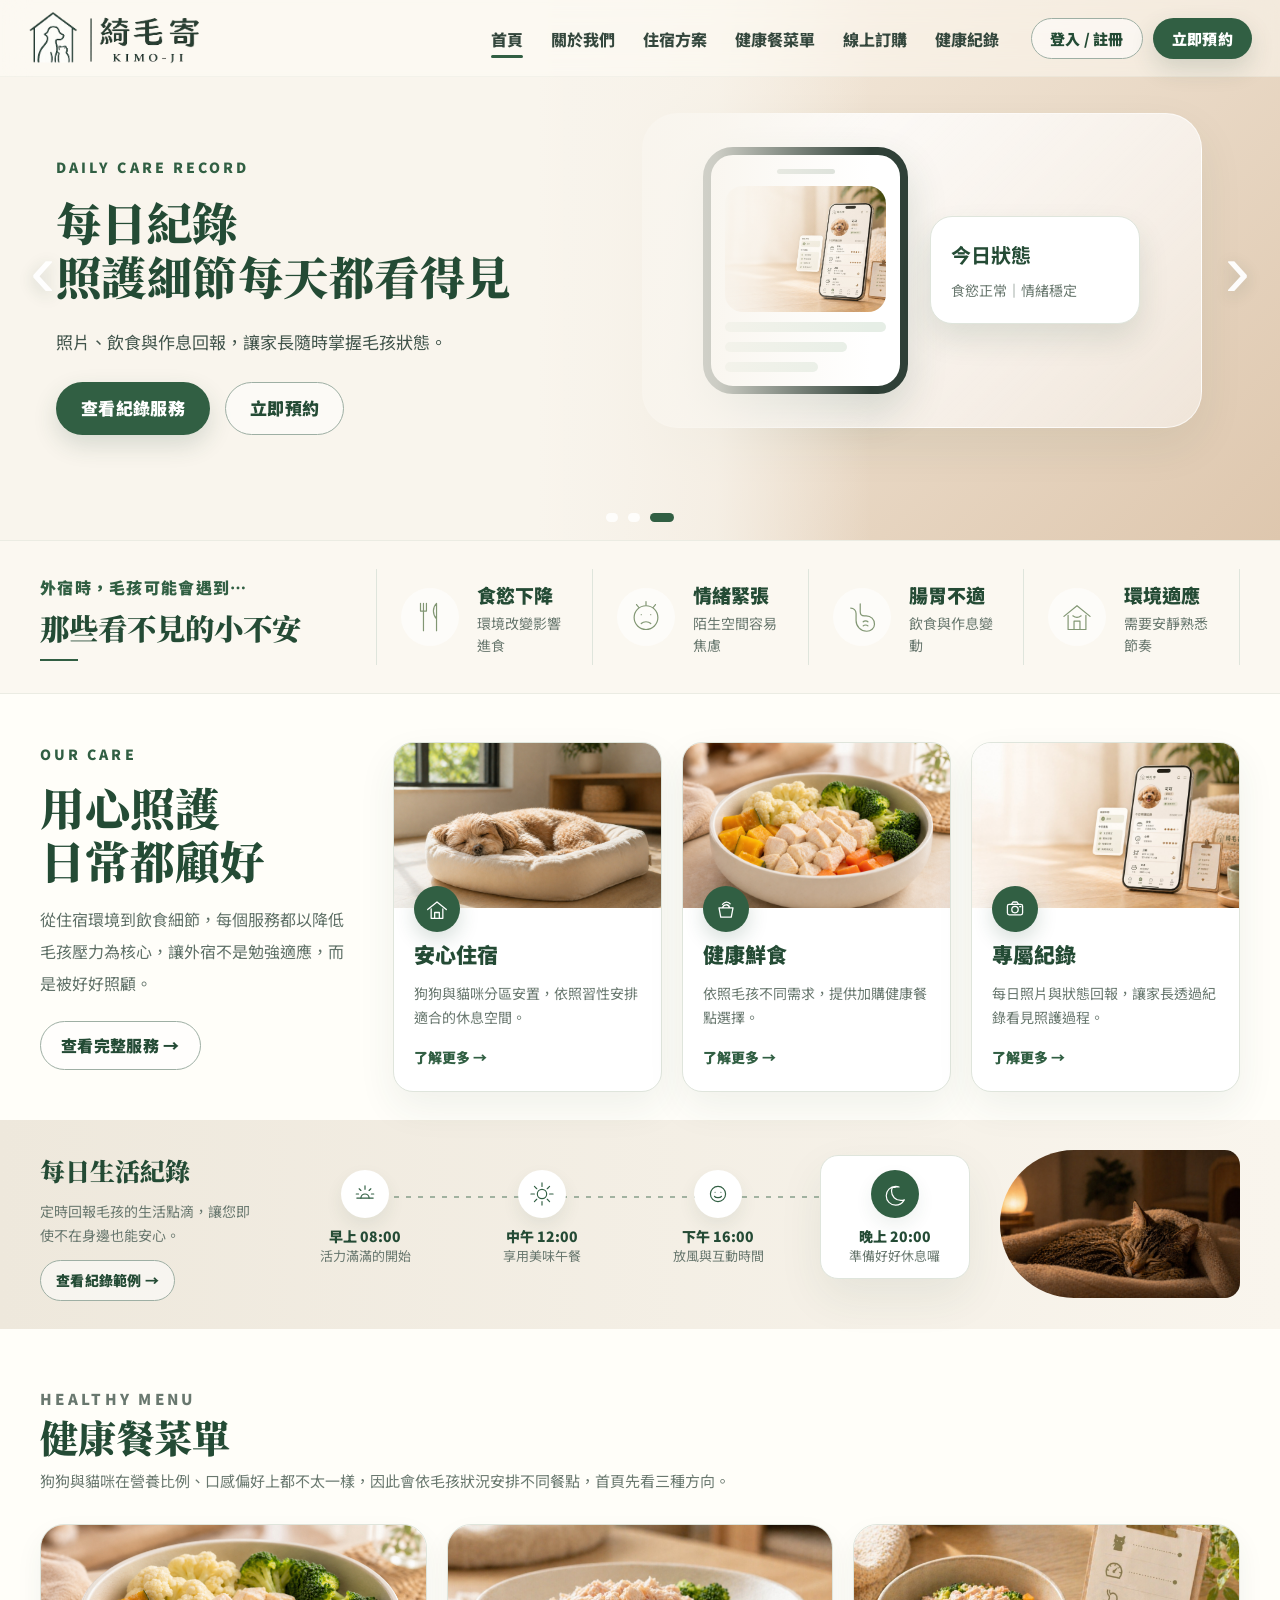
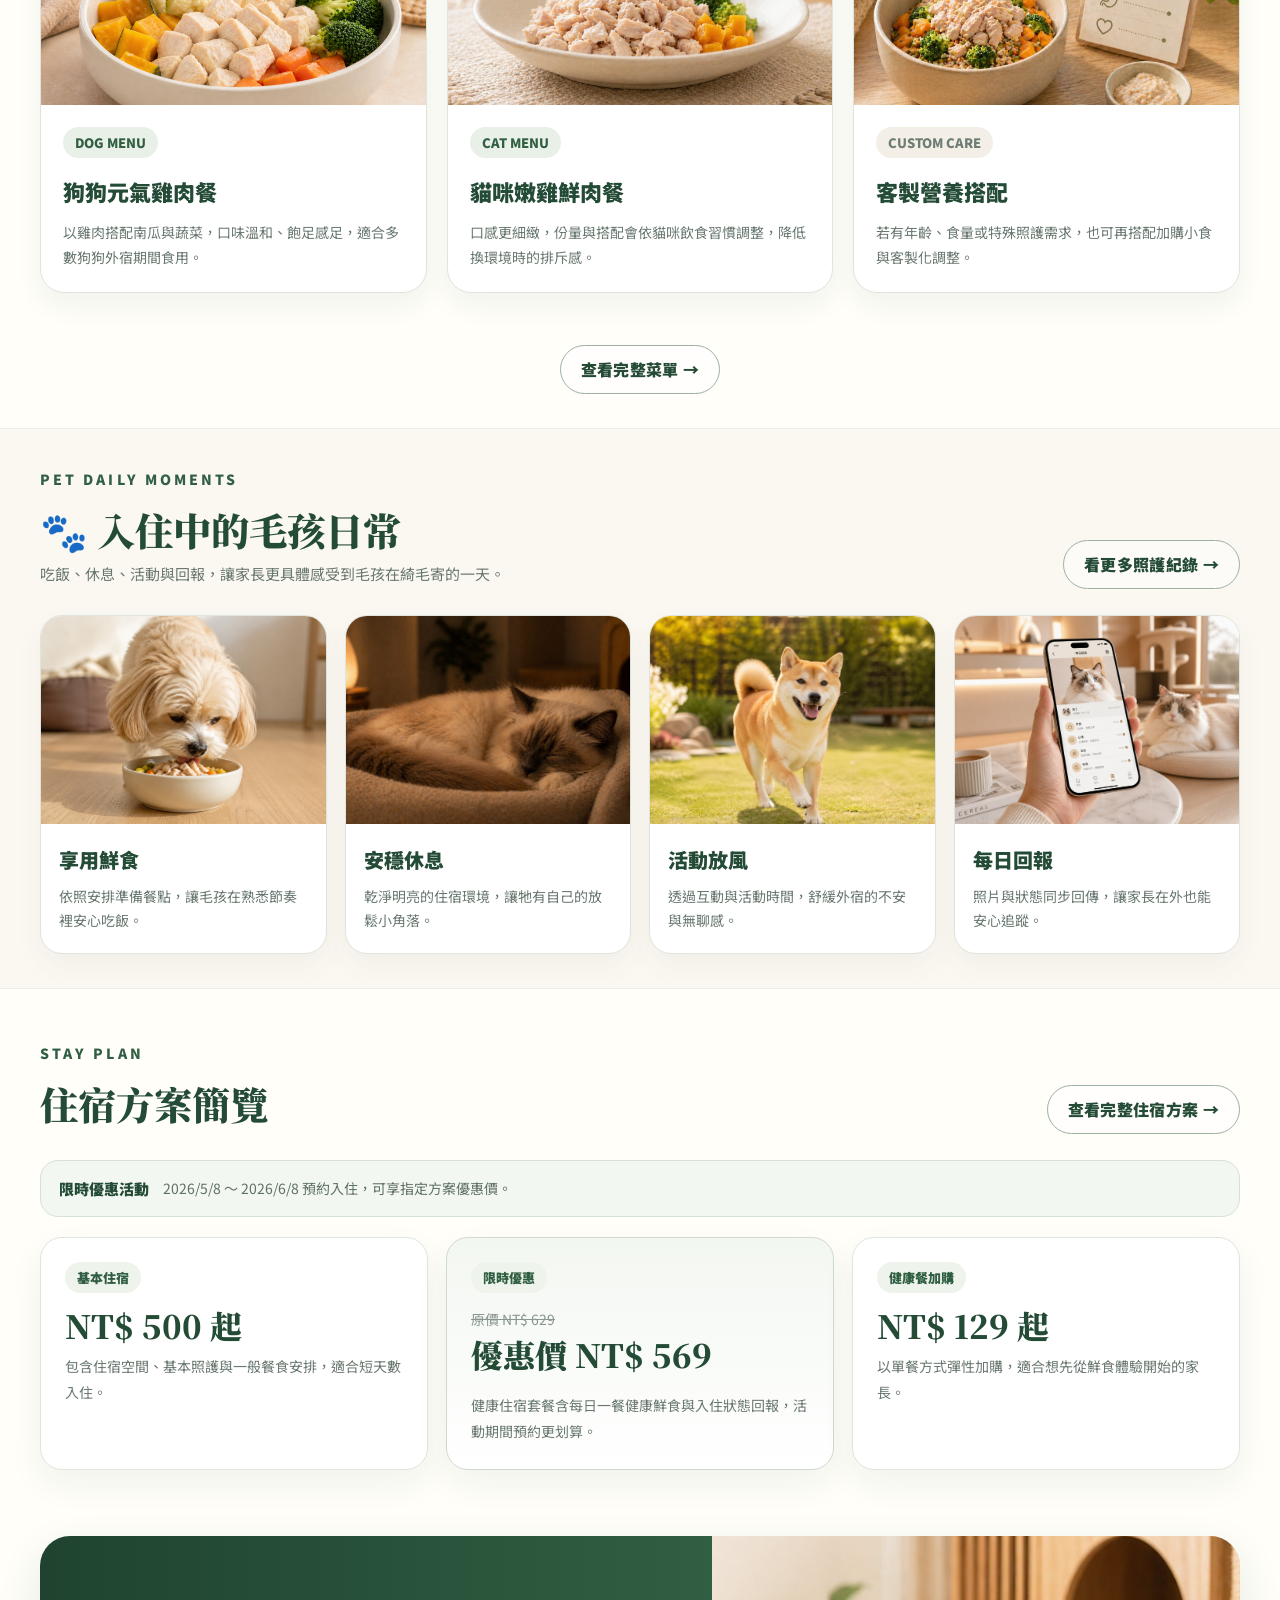
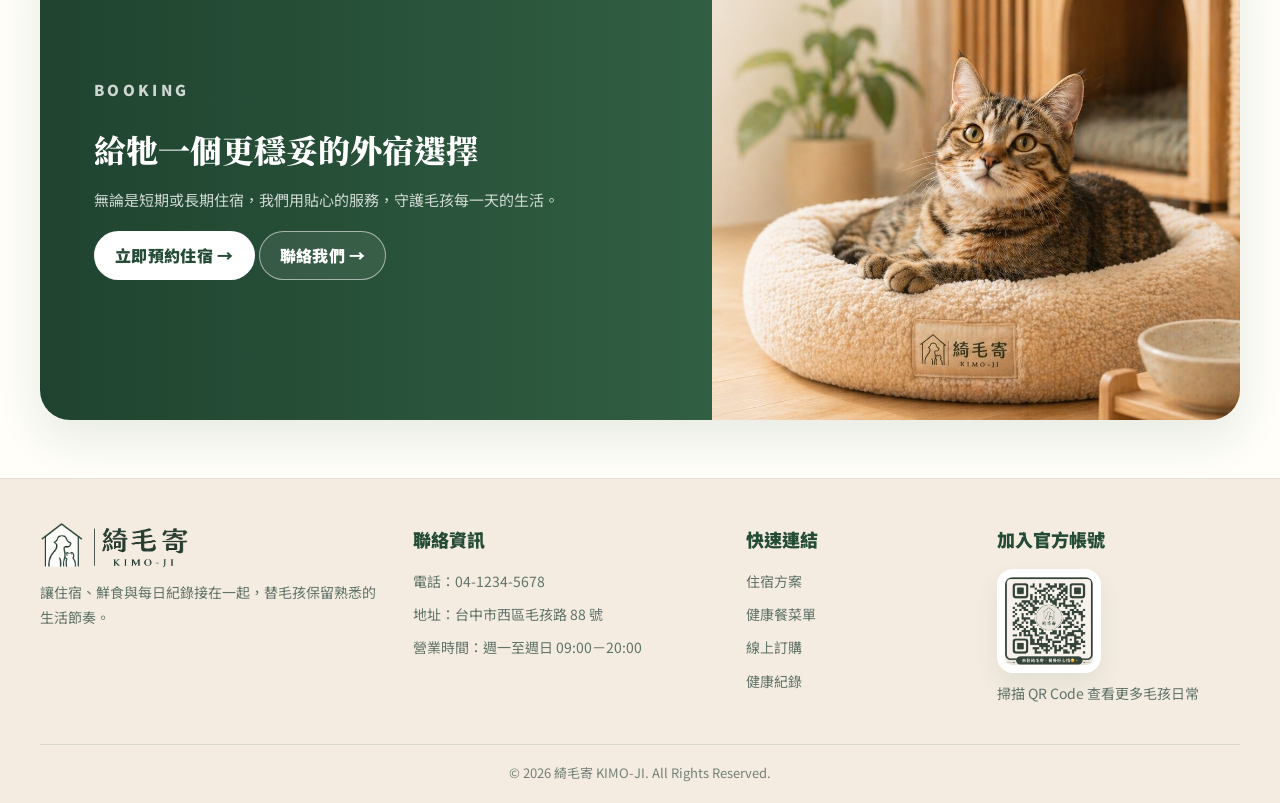
<file: index.html>
<!DOCTYPE html>
<html lang="zh-Hant-TW">
<head>
  <meta charset="UTF-8">
  <meta name="viewport" content="width=device-width, initial-scale=1.0">
  <title>綺毛寄 KIMO-JI｜寵物旅館與健康鮮食照護</title>
  <meta name="description" content="綺毛寄提供安心住宿、健康鮮食與專屬生活紀錄，陪伴毛孩在外宿期間保留熟悉節奏，讓家長放心看見每一天的照護狀況。">
  <link rel="preconnect" href="https://fonts.googleapis.com">
  <link rel="preconnect" href="https://fonts.gstatic.com" crossorigin>
  <link href="https://fonts.googleapis.com/css2?family=Noto+Sans+TC:wght@400;500;700;800;900&family=Noto+Serif+TC:wght@600;700;800;900&display=swap" rel="stylesheet">
  <link rel="icon" href="images/favicon.ico">
  <link rel="apple-touch-icon" href="images/favicon.png">
  <link rel="stylesheet" href="css/style.css">
</head>
<body>
  <header class="site-header transparent-header">
    <div class="nav-wrap">
      <a class="brand" href="index.html" aria-label="回到綺毛寄首頁">
        <img src="images/logo-kimoji-horizontal.png" alt="綺毛寄 KIMO-JI 品牌標誌" title="綺毛寄 KIMO-JI" aria-label="綺毛寄 KIMO-JI 品牌標誌">
      </a>

      <button class="nav-toggle" type="button" aria-label="開啟導覽選單" aria-expanded="false">
        <span></span><span></span><span></span>
      </button>

      <nav class="main-nav" aria-label="主選單">
        <a class="active" href="index.html">首頁</a>
        <a href="about.html">關於我們</a>
        <a href="stay.html">住宿方案</a>
        <a href="menu.html">健康餐菜單</a>
        <a href="order.html">線上訂購</a>
        <a href="record.html">健康紀錄</a>
      </nav>

      <div class="nav-actions">
        <a class="btn btn-outline btn-nav" href="login.html">登入 / 註冊</a>
        <a class="btn btn-primary btn-nav" href="order.html">立即預約</a>
      </div>
    </div>
  </header>

  <main>
    <section class="hero" aria-label="綺毛寄主視覺輪播">
      <div class="hero-track">
        <article class="hero-slide hero-slide-dog is-active" data-slide="0">
          <div class="hero-copy">
            <p class="eyebrow">PET HOTEL &amp; CARE</p>
            <h1>讓每一次外宿<br>都像在家一樣安心</h1>
            <p class="hero-text">安心住宿 × 健康鮮食 × 專屬紀錄，替毛孩保留熟悉的生活節奏。</p>
            <div class="hero-buttons">
              <a class="btn btn-primary btn-lg" href="order.html">立即預約</a>
              <a class="btn btn-outline btn-lg" href="stay.html">了解住宿</a>
            </div>
          </div>
          <div class="hero-image">
            <img src="images/hero-dog-bowl.jpg" alt="狗狗在溫暖住宿空間旁享用熟食餐點" title="安心住宿與健康鮮食" aria-label="狗狗在溫暖住宿空間旁享用熟食餐點">
          </div>
        </article>

        <article class="hero-slide hero-slide-cat" data-slide="1">
          <div class="hero-copy">
            <p class="eyebrow">DOG &amp; CAT FRIENDLY</p>
            <h2>狗貓分區<br>各自住得自在</h2>
            <p class="hero-text">依照毛孩習性安排休息空間，降低陌生環境帶來的緊張感。</p>
            <div class="hero-buttons">
              <a class="btn btn-primary btn-lg" href="stay.html">查看住宿方案</a>
              <a class="btn btn-outline btn-lg" href="about.html">了解照護方式</a>
            </div>
          </div>
          <div class="hero-image cat-hero-image">
            <img src="images/cta-cat.jpg" alt="貓咪在木質住宿空間中休息" title="狗狗貓咪分區住宿" aria-label="貓咪在木質住宿空間中休息">
          </div>
        </article>

        <article class="hero-slide hero-slide-record" data-slide="2">
          <div class="hero-copy">
            <p class="eyebrow">DAILY CARE RECORD</p>
            <h2>每日紀錄<br>照護細節每天都看得見</h2>
            <p class="hero-text">照片、飲食與作息回報，讓家長隨時掌握毛孩狀態。</p>
            <div class="hero-buttons">
              <a class="btn btn-primary btn-lg" href="record.html">查看紀錄服務</a>
              <a class="btn btn-outline btn-lg" href="order.html">立即預約</a>
            </div>
          </div>
          <div class="hero-image hero-record-ui">
            <div class="record-board" aria-label="每日照護紀錄介面示意">
              <div class="record-phone">
                <div class="phone-notch"></div>
                <img src="images/service-record.jpg" alt="手機中的毛孩照護紀錄介面" title="每日照護紀錄示意" aria-label="手機中的毛孩照護紀錄介面">
                <div class="record-lines">
                  <span></span><span></span><span></span>
                </div>
              </div>
              <div class="record-card-mini">
                <strong>今日狀態</strong>
                <p>食慾正常｜情緒穩定</p>
              </div>
            </div>
          </div>
        </article>
      </div>

      <button class="carousel-arrow prev" type="button" aria-label="上一張輪播">‹</button>
      <button class="carousel-arrow next" type="button" aria-label="下一張輪播">›</button>
      <div class="carousel-dots" aria-label="輪播切換">
        <button class="is-active" type="button" aria-label="切換到第一張"></button>
        <button type="button" aria-label="切換到第二張"></button>
        <button type="button" aria-label="切換到第三張"></button>
      </div>
    </section>

    <section class="worry-section">
      <div class="content-wrap worry-grid">
        <div class="worry-title">
          <p>外宿時，毛孩可能會遇到…</p>
          <h2>那些看不見的小不安</h2>
        </div>
        <div class="worry-list">
          <article class="worry-item">
            <div class="kicon" aria-hidden="true">
              <svg viewBox="0 0 64 64"><path d="M21 9v18M16 9v13M26 9v13M16 22h10M21 27v28M43 9v46M43 9c-7 7-7 19 0 26"/></svg>
            </div>
            <div>
              <h3>食慾下降</h3>
              <p>環境改變影響進食</p>
            </div>
          </article>
          <article class="worry-item">
            <div class="kicon" aria-hidden="true">
              <svg viewBox="0 0 64 64"><circle cx="32" cy="33" r="20"/><path d="M24 28h.01M40 28h.01M24 43c4-4 12-4 16 0M20 16l-4-5M32 12V6M44 16l4-5"/></svg>
            </div>
            <div>
              <h3>情緒緊張</h3>
              <p>陌生空間容易焦慮</p>
            </div>
          </article>
          <article class="worry-item">
            <div class="kicon" aria-hidden="true">
              <svg viewBox="0 0 64 64"><path d="M29 10v13c0 4 3 7 7 7h3c8 0 14 6 14 14 0 7-6 12-13 12-10 0-18-8-18-18V26c0-5-4-9-9-9"/><path d="M34 40c2-2 6-2 8 0M34 47c2-2 6-2 8 0"/></svg>
            </div>
            <div>
              <h3>腸胃不適</h3>
              <p>飲食與作息變動</p>
            </div>
          </article>
          <article class="worry-item">
            <div class="kicon" aria-hidden="true">
              <svg viewBox="0 0 64 64"><path d="M10 31 32 13l22 18"/><path d="M17 29v24h30V29M27 53V39h10v14"/><path d="M25 30c5 4 9 4 14 0"/></svg>
            </div>
            <div>
              <h3>環境適應</h3>
              <p>需要安靜熟悉節奏</p>
            </div>
          </article>
        </div>
      </div>
    </section>

    <section class="care-section">
      <div class="content-wrap care-grid">
        <div class="section-intro">
          <p class="eyebrow">OUR CARE</p>
          <h2>用心照護<br>日常都顧好</h2>
          <p>從住宿環境到飲食細節，每個服務都以降低毛孩壓力為核心，讓外宿不是勉強適應，而是被好好照顧。</p>
          <a class="btn btn-outline" href="about.html">查看完整服務 →</a>
        </div>

        <div class="care-cards">
          <article class="care-card">
            <img src="images/service-stay.jpg" alt="溫暖乾淨的寵物住宿房間" title="安心住宿" aria-label="溫暖乾淨的寵物住宿房間">
            <div class="care-card-body">
              <span class="care-badge" aria-hidden="true"><svg viewBox="0 0 48 48"><path d="M8 25 24 12l16 13M14 24v16h20V24M20 40V30h8v10"/></svg></span>
              <h3>安心住宿</h3>
              <p>狗狗與貓咪分區安置，依照習性安排適合的休息空間。</p>
              <a href="stay.html">了解更多 →</a>
            </div>
          </article>

          <article class="care-card">
            <img src="images/service-meal.jpg" alt="以熟食雞肉與蔬菜搭配的寵物健康鮮食" title="健康鮮食" aria-label="以熟食雞肉與蔬菜搭配的寵物健康鮮食">
            <div class="care-card-body">
              <span class="care-badge" aria-hidden="true"><svg viewBox="0 0 48 48"><path d="M12 22h24l-3 16H15l-3-16zM18 22c1-6 11-8 12 0M18 16c4-5 9-5 13-1"/></svg></span>
              <h3>健康鮮食</h3>
              <p>依照毛孩不同需求，提供加購健康餐點選擇。</p>
              <a href="menu.html">了解更多 →</a>
            </div>
          </article>

          <article class="care-card">
            <img src="images/service-record.jpg" alt="手機中的毛孩照護紀錄介面" title="專屬紀錄" aria-label="手機中的毛孩照護紀錄介面">
            <div class="care-card-body">
              <span class="care-badge" aria-hidden="true"><svg viewBox="0 0 48 48"><rect x="11" y="16" width="26" height="18" rx="3" ry="3"/><path d="M18 16l2.5-4h7L30 16"/><circle cx="24" cy="25" r="5.5"/><path d="M32 20h2"/></svg></span>
              <h3>專屬紀錄</h3>
              <p>每日照片與狀態回報，讓家長透過紀錄看見照護過程。</p>
              <a href="record.html">了解更多 →</a>
            </div>
          </article>
        </div>
      </div>
    </section>

    <section class="daily-section">
      <div class="content-wrap daily-grid">
        <div class="daily-copy">
          <h2>每日生活紀錄</h2>
          <p>定時回報毛孩的生活點滴，讓您即使不在身邊也能安心。</p>
          <a class="btn btn-outline" href="record.html">查看紀錄範例 →</a>
        </div>

        <div class="daily-timeline" aria-label="每日照護時間軸">
          <button class="time-point is-active" type="button" data-time="morning" data-image="images/morning.jpg" data-alt="毛孩早晨在住宿空間甦醒的紀錄照片" data-title="早晨生活紀錄">
            <span class="time-icon" aria-hidden="true"><svg viewBox="0 0 48 48"><path d="M10 31h28"/><path d="M17 31a7 7 0 0 1 14 0"/><path d="M24 10v6M14 15l3 3M34 15l-3 3"/><path d="M9 24h4M35 24h4"/></svg></span>
            <strong>早上 08:00</strong>
            <em>活力滿滿的開始</em>
          </button>
          <button class="time-point" type="button" data-time="noon" data-image="images/lunch.jpg" data-alt="毛孩中午享用健康鮮食的紀錄照片" data-title="中午生活紀錄">
            <span class="time-icon" aria-hidden="true"><svg viewBox="0 0 48 48"><circle cx="24" cy="24" r="8"/><path d="M24 5v6M24 37v6M5 24h6M37 24h6M11 11l4 4M33 33l4 4M37 11l-4 4M15 33l-4 4"/></svg></span>
            <strong>中午 12:00</strong>
            <em>享用美味午餐</em>
          </button>
          <button class="time-point" type="button" data-time="afternoon" data-image="images/afternoon.jpg" data-alt="毛孩下午活動放風的紀錄照片" data-title="下午生活紀錄">
            <span class="time-icon" aria-hidden="true"><svg viewBox="0 0 48 48"><circle cx="24" cy="24" r="13"/><path d="M19 21h.01M29 21h.01"/><path d="M18 28c2 3 10 3 12 0"/></svg></span>
            <strong>下午 16:00</strong>
            <em>放風與互動時間</em>
          </button>
          <button class="time-point" type="button" data-time="night" data-image="images/sleeping.jpg" data-alt="毛孩晚上準備休息的紀錄照片" data-title="晚上生活紀錄">
            <span class="time-icon" aria-hidden="true"><svg viewBox="0 0 48 48"><path d="M31 12c-2-1-4-1-6-1-9 0-16 7-16 16s7 16 16 16c6 0 12-4 15-9-2 1-4 1-6 1-9 0-16-7-16-16 0-3 1-5 2-7 2 1 4 1 5 0z"/></svg></span>
            <strong>晚上 20:00</strong>
            <em>準備好好休息囉</em>
          </button>
        </div>

        <img id="dailyPhoto" class="daily-photo" src="images/service-stay.jpg" alt="毛孩早晨在住宿空間甦醒的紀錄照片" title="早晨生活紀錄" aria-label="毛孩早晨在住宿空間甦醒的紀錄照片">
      </div>
    </section>


    <section class="menu-teaser-section">
      <div class="content-wrap menu-teaser-wrap">
        <div class="menu-teaser-head">
          <p class="eyebrow">HEALTHY MENU</p>
          <h2>健康餐菜單</h2>
          <p>狗狗與貓咪在營養比例、口感偏好上都不太一樣，因此會依毛孩狀況安排不同餐點，首頁先看三種方向。</p>
        </div>
        <div class="menu-teaser-grid menu-equal-grid">
          <article class="menu-card equal-card">
            <img src="images/service-meal.jpg" alt="狗狗適合的雞肉鮮食餐" title="狗狗鮮食主餐" aria-label="狗狗適合的雞肉鮮食餐">
            <div class="menu-card-body">
              <span class="menu-chip">DOG MENU</span>
              <h3>狗狗元氣雞肉餐</h3>
              <p>以雞肉搭配南瓜與蔬菜，口味溫和、飽足感足，適合多數狗狗外宿期間食用。</p>
            </div>
          </article>
          <article class="menu-card equal-card">
            <img src="images/cat-meal.jpg" alt="貓咪適合的嫩雞鮮食餐" title="貓咪鮮食主餐" aria-label="貓咪適合的嫩雞鮮食餐">
            <div class="menu-card-body">
              <span class="menu-chip">CAT MENU</span>
              <h3>貓咪嫩雞鮮肉餐</h3>
              <p>口感更細緻，份量與搭配會依貓咪飲食習慣調整，降低換環境時的排斥感。</p>
            </div>
          </article>
          <article class="menu-card equal-card">
            <img src="images/customized-meal.jpg" alt="依照毛孩需求調整的客製鮮食餐" title="客製搭配餐" aria-label="依照毛孩需求調整的客製鮮食餐">
            <div class="menu-card-body">
              <span class="menu-chip light">CUSTOM CARE</span>
              <h3>客製營養搭配</h3>
              <p>若有年齡、食量或特殊照護需求，也可再搭配加購小食與客製化調整。</p>
            </div>
          </article>
        </div>
        <div class="section-action-center">
          <a class="btn btn-outline" href="menu.html">查看完整菜單 →</a>
        </div>
      </div>
    </section>

    <section class="life-gallery-section">
      <div class="content-wrap">
        <div class="section-top-row">
          <div>
            <p class="eyebrow">PET DAILY MOMENTS</p>
            <h2>🐾 入住中的毛孩日常</h2>
            <p class="section-subtext">吃飯、休息、活動與回報，讓家長更具體感受到毛孩在綺毛寄的一天。</p>
          </div>
          <a class="btn btn-outline" href="record.html">看更多照護紀錄 →</a>
        </div>

        <div class="life-gallery-grid">
          <article class="life-card">
            <img src="images/eating.jpg" alt="毛孩享用鮮食的日常畫面" title="享用鮮食" aria-label="毛孩享用鮮食的日常畫面">
            <div class="life-card-body">
              <h3>享用鮮食</h3>
              <p>依照安排準備餐點，讓毛孩在熟悉節奏裡安心吃飯。</p>
            </div>
          </article>
          <article class="life-card">
            <img src="images/sleeping2.jpg" alt="毛孩在住宿空間休息" title="安穩休息" aria-label="毛孩在住宿空間休息">
            <div class="life-card-body">
              <h3>安穩休息</h3>
              <p>乾淨明亮的住宿環境，讓牠有自己的放鬆小角落。</p>
            </div>
          </article>
          <article class="life-card">
            <img src="images/daily-dog.jpg" alt="毛孩在戶外活動的生活紀錄" title="活動放風" aria-label="毛孩在戶外活動的生活紀錄">
            <div class="life-card-body">
              <h3>活動放風</h3>
              <p>透過互動與活動時間，舒緩外宿的不安與無聊感。</p>
            </div>
          </article>
          <article class="life-card">
            <img src="images/service-record2.jpg" alt="手機中的每日照護回報畫面" title="每日回報" aria-label="手機中的每日照護回報畫面">
            <div class="life-card-body">
              <h3>每日回報</h3>
              <p>照片與狀態同步回傳，讓家長在外也能安心追蹤。</p>
            </div>
          </article>
        </div>
      </div>
    </section>

    <section class="plan-preview-section">
      <div class="content-wrap">
        <div class="section-top-row align-end">
          <div>
            <p class="eyebrow">STAY PLAN</p>
            <h2>住宿方案簡覽</h2>
          </div>
          <a class="btn btn-outline" href="stay.html">查看完整住宿方案 →</a>
        </div>

        <div class="plan-promo-note">
          <strong>限時優惠活動</strong>
          <span>2026/5/8 ～ 2026/6/8 預約入住，可享指定方案優惠價。</span>
        </div>

        <div class="plan-preview-grid">
          <article class="plan-preview-card">
            <span class="plan-label">基本住宿</span>
            <strong>NT$ 500 起</strong>
            <p>包含住宿空間、基本照護與一般餐食安排，適合短天數入住。</p>
          </article>
          <article class="plan-preview-card featured">
            <span class="plan-label">限時優惠</span>
            <div class="price-row">
              <span class="price-old">原價 NT$ 629</span>
              <strong>優惠價 NT$ 569</strong>
            </div>
            <p>健康住宿套餐含每日一餐健康鮮食與入住狀態回報，活動期間預約更划算。</p>
          </article>
          <article class="plan-preview-card">
            <span class="plan-label">健康餐加購</span>
            <strong>NT$ 129 起</strong>
            <p>以單餐方式彈性加購，適合想先從鮮食體驗開始的家長。</p>
          </article>
        </div>
      </div>
    </section>

    <section class="booking-section">
      <div class="content-wrap booking-card">
        <div class="booking-copy">
          <p class="eyebrow">BOOKING</p>
          <h2>給牠一個更穩妥的外宿選擇</h2>
          <p>無論是短期或長期住宿，我們用貼心的服務，守護毛孩每一天的生活。</p>
          <div class="cta-actions">
            <a class="btn btn-light" href="order.html">立即預約住宿 →</a>
            <a class="btn btn-ghost" href="contact.html">聯絡我們 →</a>
          </div>
        </div>
        <div class="booking-photo">
          <img src="images/cta-cat.jpg" alt="貓咪在木質住宿空間中休息" title="安心外宿選擇" aria-label="貓咪在木質住宿空間中休息">
        </div>
      </div>
    </section>
  </main>

  <footer class="site-footer">
    <div class="footer-inner">
      <div class="footer-info">
        <div class="footer-brand-col">
          <img src="images/logo-kimoji-horizontal.png" alt="綺毛寄 KIMO-JI 品牌標誌" title="綺毛寄 KIMO-JI" aria-label="綺毛寄 KIMO-JI 品牌標誌">
          <p>讓住宿、鮮食與每日紀錄接在一起，替毛孩保留熟悉的生活節奏。</p>
        </div>
        <div>
          <h3>聯絡資訊</h3>
          <p>電話：04-1234-5678</p>
          <p>地址：台中市西區毛孩路 88 號</p>
          <p>營業時間：週一至週日 09:00－20:00</p>
        </div>
        <div>
          <h3>快速連結</h3>
          <a href="stay.html">住宿方案</a>
          <a href="menu.html">健康餐菜單</a>
          <a href="order.html">線上訂購</a>
          <a href="record.html">健康紀錄</a>
        </div>
        <div class="footer-qr">
          <h3>加入官方帳號</h3>
          <img src="images/qrcode.png" alt="綺毛寄官方帳號 QR Code" title="綺毛寄官方帳號 QR Code" aria-label="綺毛寄官方帳號 QR Code">
          <p>掃描 QR Code 查看更多毛孩日常</p>
        </div>
      </div>
      <div class="footer-bottom">
        <p>© 2026 綺毛寄 KIMO-JI. All Rights Reserved.</p>
      </div>
    </div>
  </footer>

  <script src="js/main.js"></script>
</body>
</html>
</file>
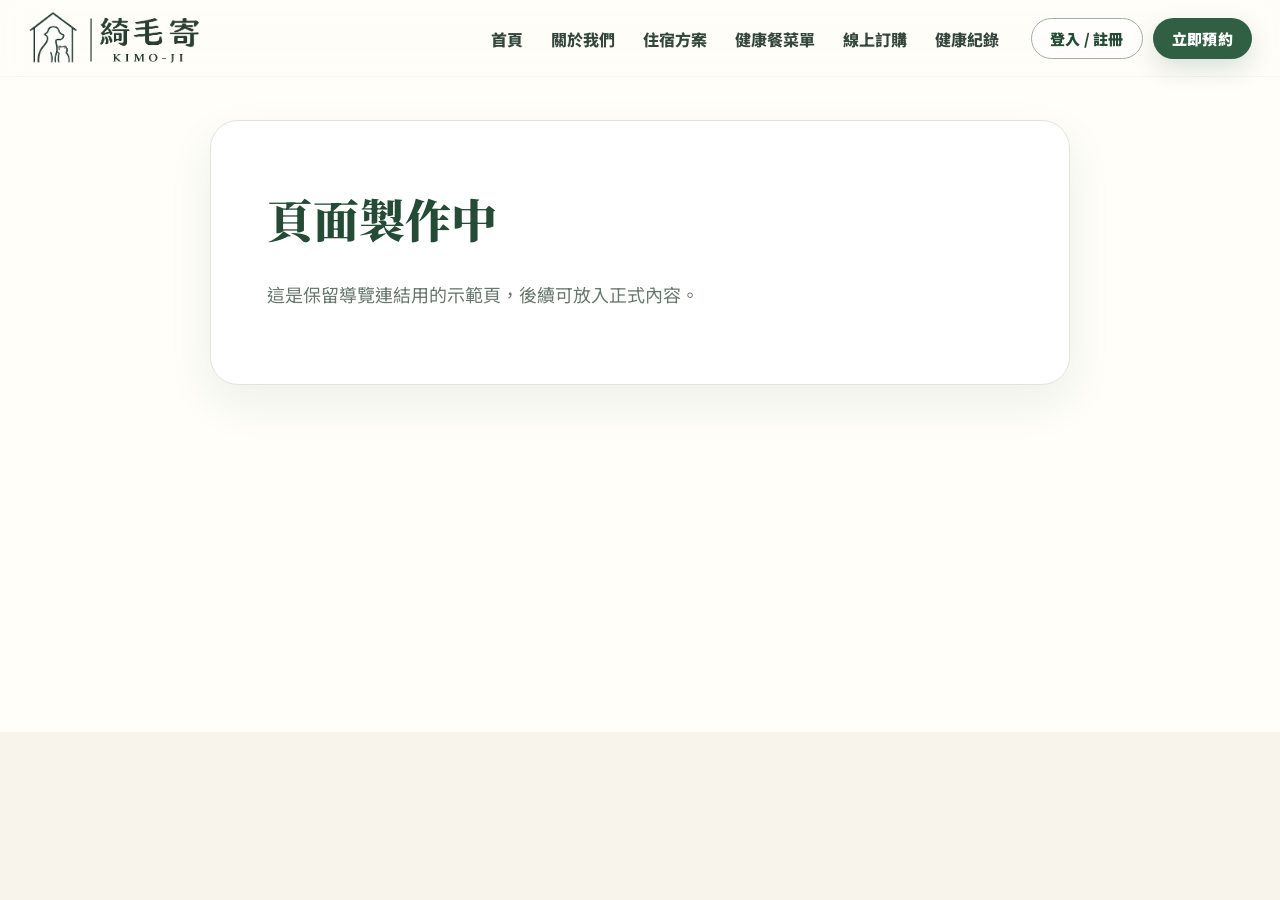
<file: about.html>
<!DOCTYPE html>
<html lang="zh-Hant-TW">
<head>
  <meta charset="UTF-8">
  <meta name="viewport" content="width=device-width, initial-scale=1.0">
  <title>綺毛寄 KIMO-JI｜about</title>
  <link rel="preconnect" href="https://fonts.googleapis.com">
  <link rel="preconnect" href="https://fonts.gstatic.com" crossorigin>
  <link href="https://fonts.googleapis.com/css2?family=Noto+Sans+TC:wght@400;500;700;800;900&family=Noto+Serif+TC:wght@600;700;800;900&display=swap" rel="stylesheet">
  <link rel="icon" href="images/favicon.ico">
  <link rel="stylesheet" href="css/style.css">
</head>
<body>
  <header class="site-header is-scrolled">
    <div class="nav-wrap">
      <a class="brand" href="index.html" aria-label="回到綺毛寄首頁"><img src="images/logo-kimoji-horizontal.png" alt="綺毛寄 KIMO-JI 品牌標誌" title="綺毛寄 KIMO-JI" aria-label="綺毛寄 KIMO-JI 品牌標誌"></a>
      <nav class="main-nav" aria-label="主選單">
        <a href="index.html">首頁</a><a href="about.html">關於我們</a><a href="stay.html">住宿方案</a><a href="menu.html">健康餐菜單</a><a href="order.html">線上訂購</a><a href="record.html">健康紀錄</a>
      </nav>
      <div class="nav-actions"><a class="btn btn-outline btn-nav" href="login.html">登入 / 註冊</a><a class="btn btn-primary btn-nav" href="order.html">立即預約</a></div>
    </div>
  </header>
  <main class="simple-page"><div class="content-wrap"><div class="simple-card"><h1>頁面製作中</h1><p>這是保留導覽連結用的示範頁，後續可放入正式內容。</p></div></div></main>
  <script src="js/main.js"></script>
</body>
</html>
</file>
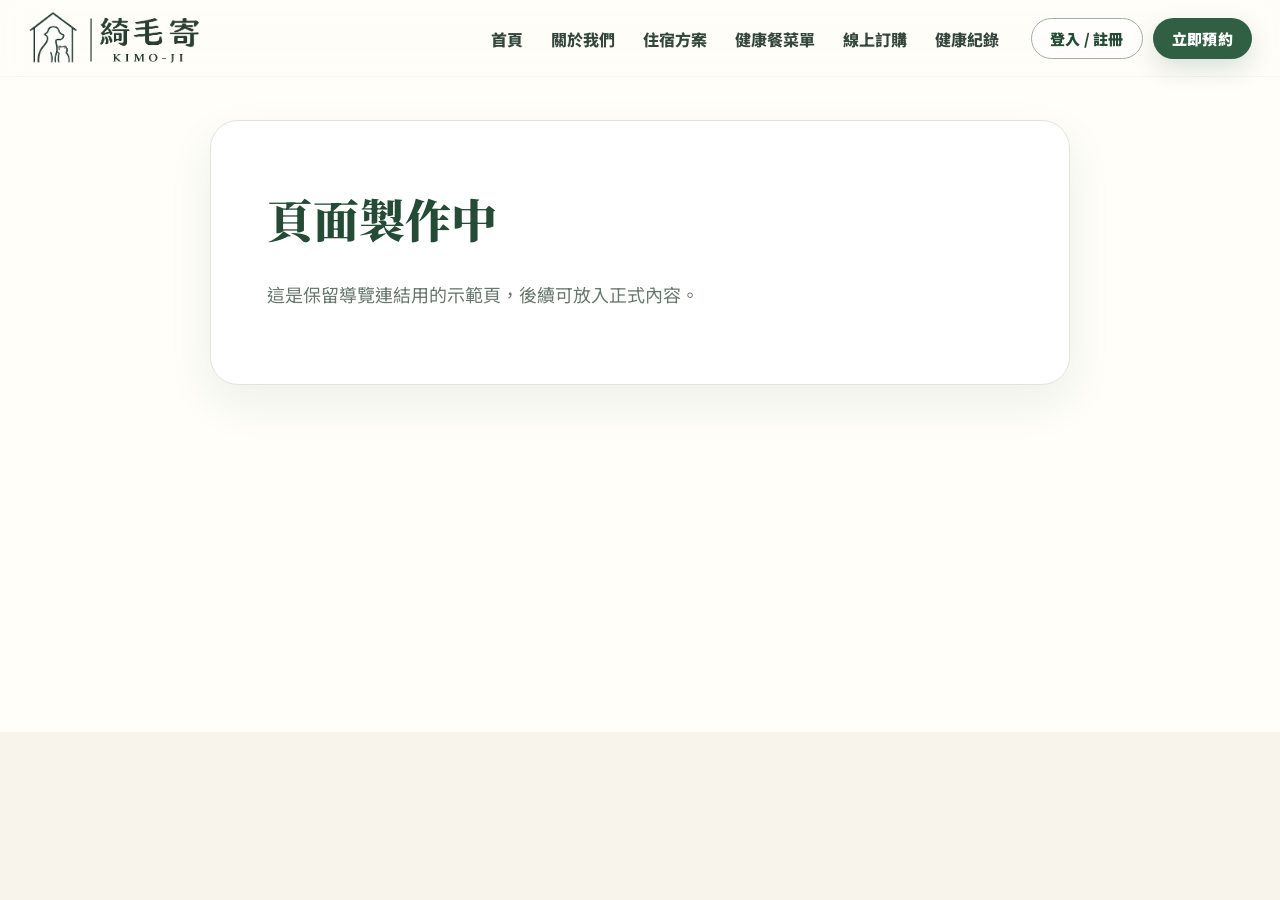
<file: contact.html>
<!DOCTYPE html>
<html lang="zh-Hant-TW">
<head>
  <meta charset="UTF-8">
  <meta name="viewport" content="width=device-width, initial-scale=1.0">
  <title>綺毛寄 KIMO-JI｜contact</title>
  <link rel="preconnect" href="https://fonts.googleapis.com">
  <link rel="preconnect" href="https://fonts.gstatic.com" crossorigin>
  <link href="https://fonts.googleapis.com/css2?family=Noto+Sans+TC:wght@400;500;700;800;900&family=Noto+Serif+TC:wght@600;700;800;900&display=swap" rel="stylesheet">
  <link rel="icon" href="images/favicon.ico">
  <link rel="stylesheet" href="css/style.css">
</head>
<body>
  <header class="site-header is-scrolled">
    <div class="nav-wrap">
      <a class="brand" href="index.html" aria-label="回到綺毛寄首頁"><img src="images/logo-kimoji-horizontal.png" alt="綺毛寄 KIMO-JI 品牌標誌" title="綺毛寄 KIMO-JI" aria-label="綺毛寄 KIMO-JI 品牌標誌"></a>
      <nav class="main-nav" aria-label="主選單">
        <a href="index.html">首頁</a><a href="about.html">關於我們</a><a href="stay.html">住宿方案</a><a href="menu.html">健康餐菜單</a><a href="order.html">線上訂購</a><a href="record.html">健康紀錄</a>
      </nav>
      <div class="nav-actions"><a class="btn btn-outline btn-nav" href="login.html">登入 / 註冊</a><a class="btn btn-primary btn-nav" href="order.html">立即預約</a></div>
    </div>
  </header>
  <main class="simple-page"><div class="content-wrap"><div class="simple-card"><h1>頁面製作中</h1><p>這是保留導覽連結用的示範頁，後續可放入正式內容。</p></div></div></main>
  <script src="js/main.js"></script>
</body>
</html>
</file>
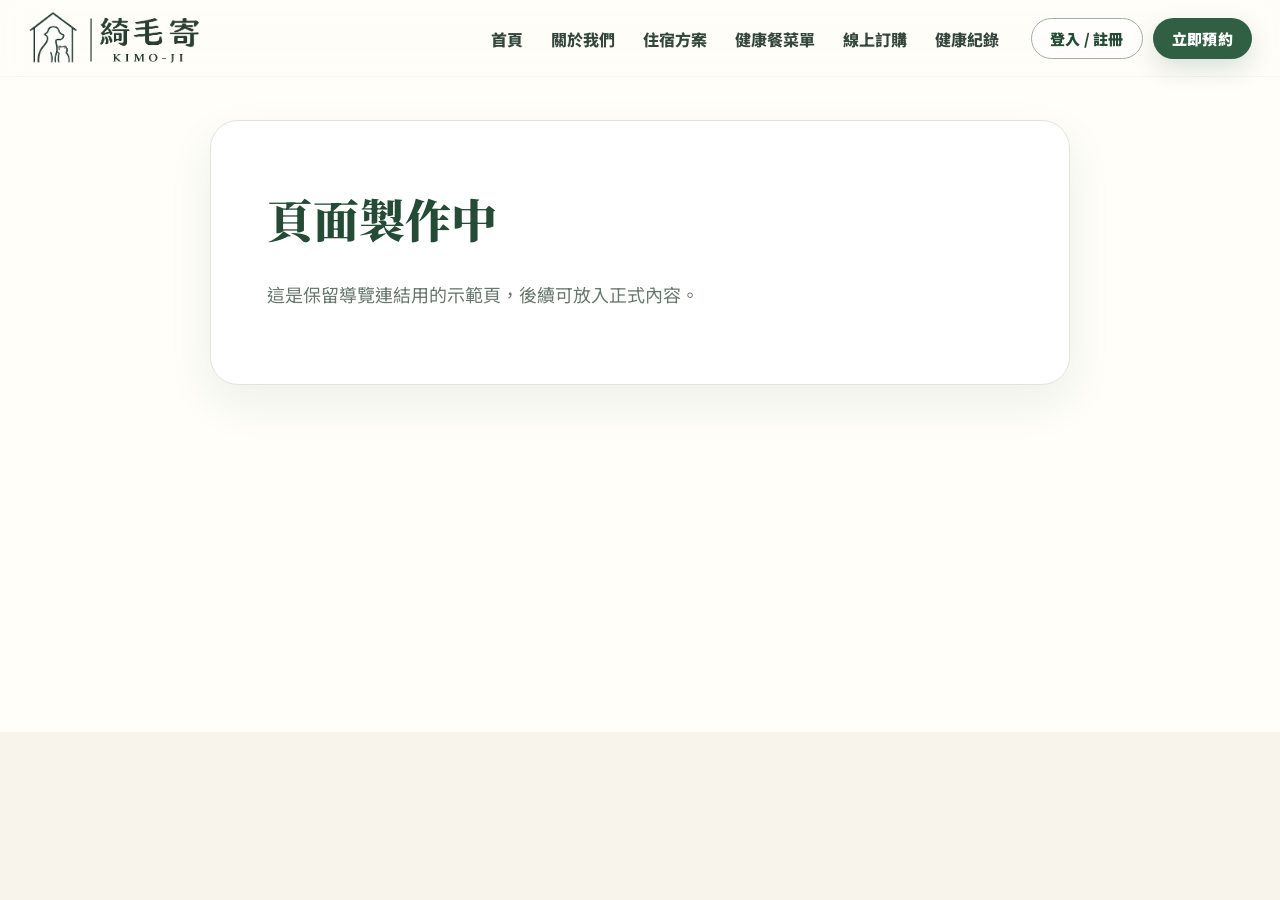
<file: login.html>
<!DOCTYPE html>
<html lang="zh-Hant-TW">
<head>
  <meta charset="UTF-8">
  <meta name="viewport" content="width=device-width, initial-scale=1.0">
  <title>綺毛寄 KIMO-JI｜login</title>
  <link rel="preconnect" href="https://fonts.googleapis.com">
  <link rel="preconnect" href="https://fonts.gstatic.com" crossorigin>
  <link href="https://fonts.googleapis.com/css2?family=Noto+Sans+TC:wght@400;500;700;800;900&family=Noto+Serif+TC:wght@600;700;800;900&display=swap" rel="stylesheet">
  <link rel="icon" href="images/favicon.ico">
  <link rel="stylesheet" href="css/style.css">
</head>
<body>
  <header class="site-header is-scrolled">
    <div class="nav-wrap">
      <a class="brand" href="index.html" aria-label="回到綺毛寄首頁"><img src="images/logo-kimoji-horizontal.png" alt="綺毛寄 KIMO-JI 品牌標誌" title="綺毛寄 KIMO-JI" aria-label="綺毛寄 KIMO-JI 品牌標誌"></a>
      <nav class="main-nav" aria-label="主選單">
        <a href="index.html">首頁</a><a href="about.html">關於我們</a><a href="stay.html">住宿方案</a><a href="menu.html">健康餐菜單</a><a href="order.html">線上訂購</a><a href="record.html">健康紀錄</a>
      </nav>
      <div class="nav-actions"><a class="btn btn-outline btn-nav" href="login.html">登入 / 註冊</a><a class="btn btn-primary btn-nav" href="order.html">立即預約</a></div>
    </div>
  </header>
  <main class="simple-page"><div class="content-wrap"><div class="simple-card"><h1>頁面製作中</h1><p>這是保留導覽連結用的示範頁，後續可放入正式內容。</p></div></div></main>
  <script src="js/main.js"></script>
</body>
</html>
</file>
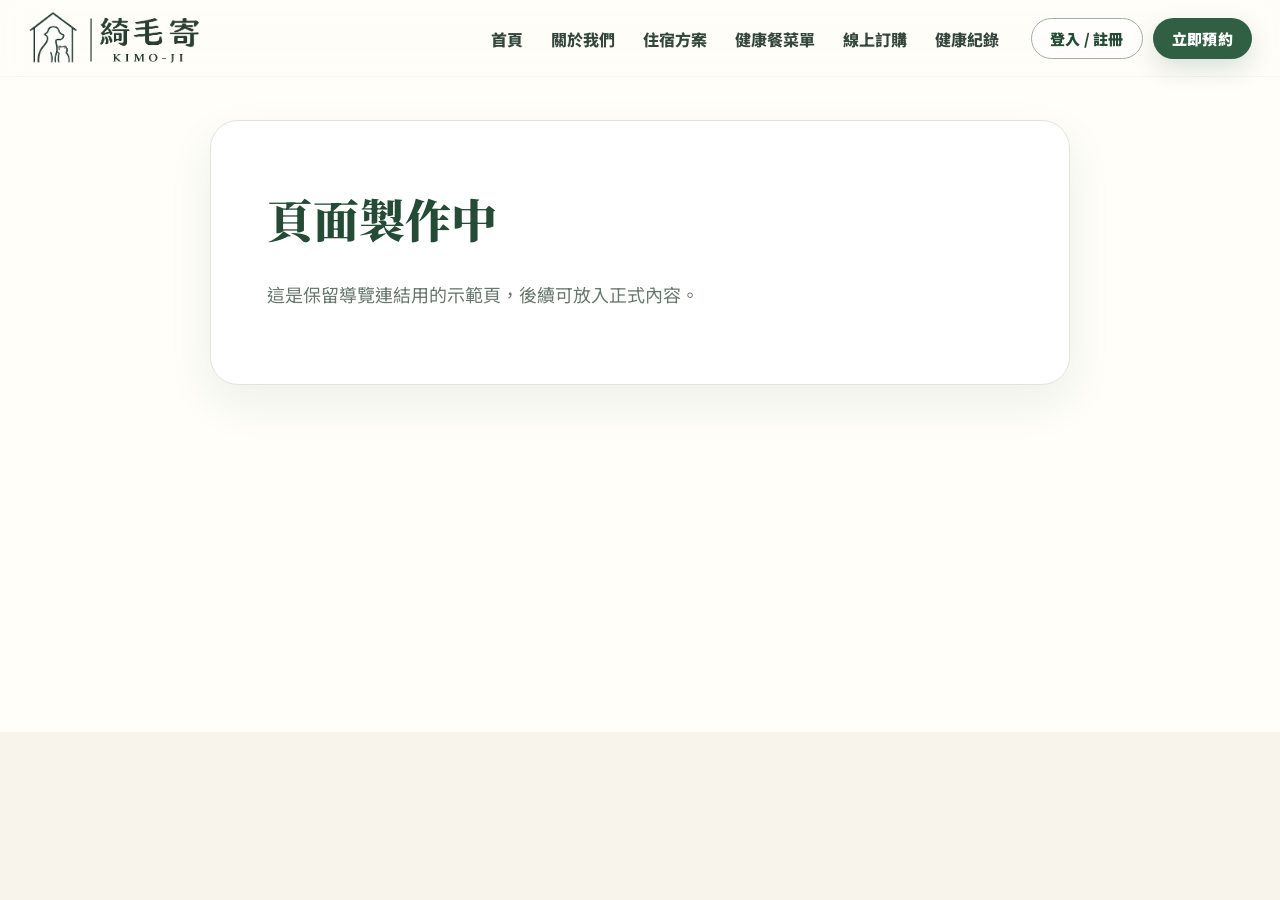
<file: menu.html>
<!DOCTYPE html>
<html lang="zh-Hant-TW">
<head>
  <meta charset="UTF-8">
  <meta name="viewport" content="width=device-width, initial-scale=1.0">
  <title>綺毛寄 KIMO-JI｜menu</title>
  <link rel="preconnect" href="https://fonts.googleapis.com">
  <link rel="preconnect" href="https://fonts.gstatic.com" crossorigin>
  <link href="https://fonts.googleapis.com/css2?family=Noto+Sans+TC:wght@400;500;700;800;900&family=Noto+Serif+TC:wght@600;700;800;900&display=swap" rel="stylesheet">
  <link rel="icon" href="images/favicon.ico">
  <link rel="stylesheet" href="css/style.css">
</head>
<body>
  <header class="site-header is-scrolled">
    <div class="nav-wrap">
      <a class="brand" href="index.html" aria-label="回到綺毛寄首頁"><img src="images/logo-kimoji-horizontal.png" alt="綺毛寄 KIMO-JI 品牌標誌" title="綺毛寄 KIMO-JI" aria-label="綺毛寄 KIMO-JI 品牌標誌"></a>
      <nav class="main-nav" aria-label="主選單">
        <a href="index.html">首頁</a><a href="about.html">關於我們</a><a href="stay.html">住宿方案</a><a href="menu.html">健康餐菜單</a><a href="order.html">線上訂購</a><a href="record.html">健康紀錄</a>
      </nav>
      <div class="nav-actions"><a class="btn btn-outline btn-nav" href="login.html">登入 / 註冊</a><a class="btn btn-primary btn-nav" href="order.html">立即預約</a></div>
    </div>
  </header>
  <main class="simple-page"><div class="content-wrap"><div class="simple-card"><h1>頁面製作中</h1><p>這是保留導覽連結用的示範頁，後續可放入正式內容。</p></div></div></main>
  <script src="js/main.js"></script>
</body>
</html>
</file>
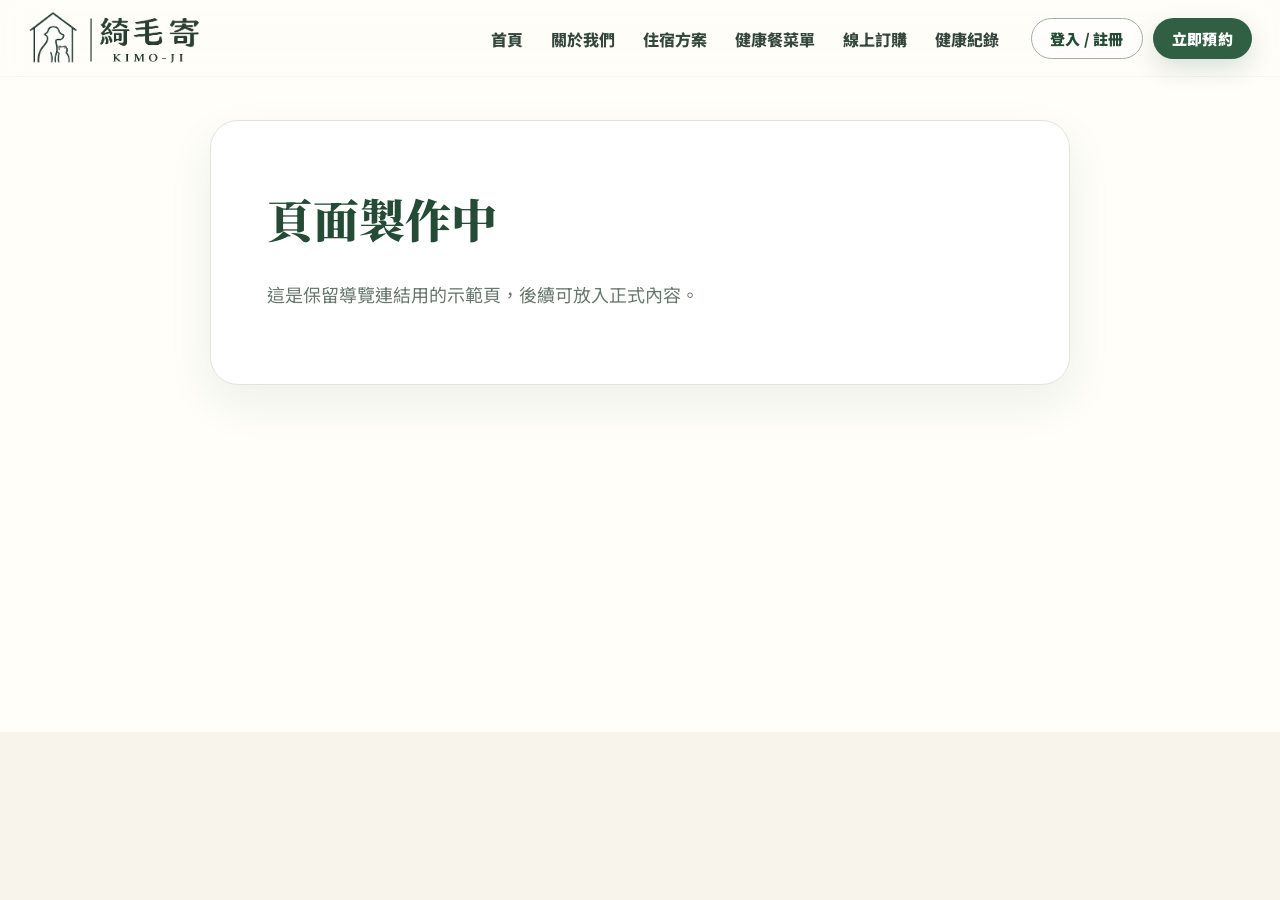
<file: order.html>
<!DOCTYPE html>
<html lang="zh-Hant-TW">
<head>
  <meta charset="UTF-8">
  <meta name="viewport" content="width=device-width, initial-scale=1.0">
  <title>綺毛寄 KIMO-JI｜order</title>
  <link rel="preconnect" href="https://fonts.googleapis.com">
  <link rel="preconnect" href="https://fonts.gstatic.com" crossorigin>
  <link href="https://fonts.googleapis.com/css2?family=Noto+Sans+TC:wght@400;500;700;800;900&family=Noto+Serif+TC:wght@600;700;800;900&display=swap" rel="stylesheet">
  <link rel="icon" href="images/favicon.ico">
  <link rel="stylesheet" href="css/style.css">
</head>
<body>
  <header class="site-header is-scrolled">
    <div class="nav-wrap">
      <a class="brand" href="index.html" aria-label="回到綺毛寄首頁"><img src="images/logo-kimoji-horizontal.png" alt="綺毛寄 KIMO-JI 品牌標誌" title="綺毛寄 KIMO-JI" aria-label="綺毛寄 KIMO-JI 品牌標誌"></a>
      <nav class="main-nav" aria-label="主選單">
        <a href="index.html">首頁</a><a href="about.html">關於我們</a><a href="stay.html">住宿方案</a><a href="menu.html">健康餐菜單</a><a href="order.html">線上訂購</a><a href="record.html">健康紀錄</a>
      </nav>
      <div class="nav-actions"><a class="btn btn-outline btn-nav" href="login.html">登入 / 註冊</a><a class="btn btn-primary btn-nav" href="order.html">立即預約</a></div>
    </div>
  </header>
  <main class="simple-page"><div class="content-wrap"><div class="simple-card"><h1>頁面製作中</h1><p>這是保留導覽連結用的示範頁，後續可放入正式內容。</p></div></div></main>
  <script src="js/main.js"></script>
</body>
</html>
</file>
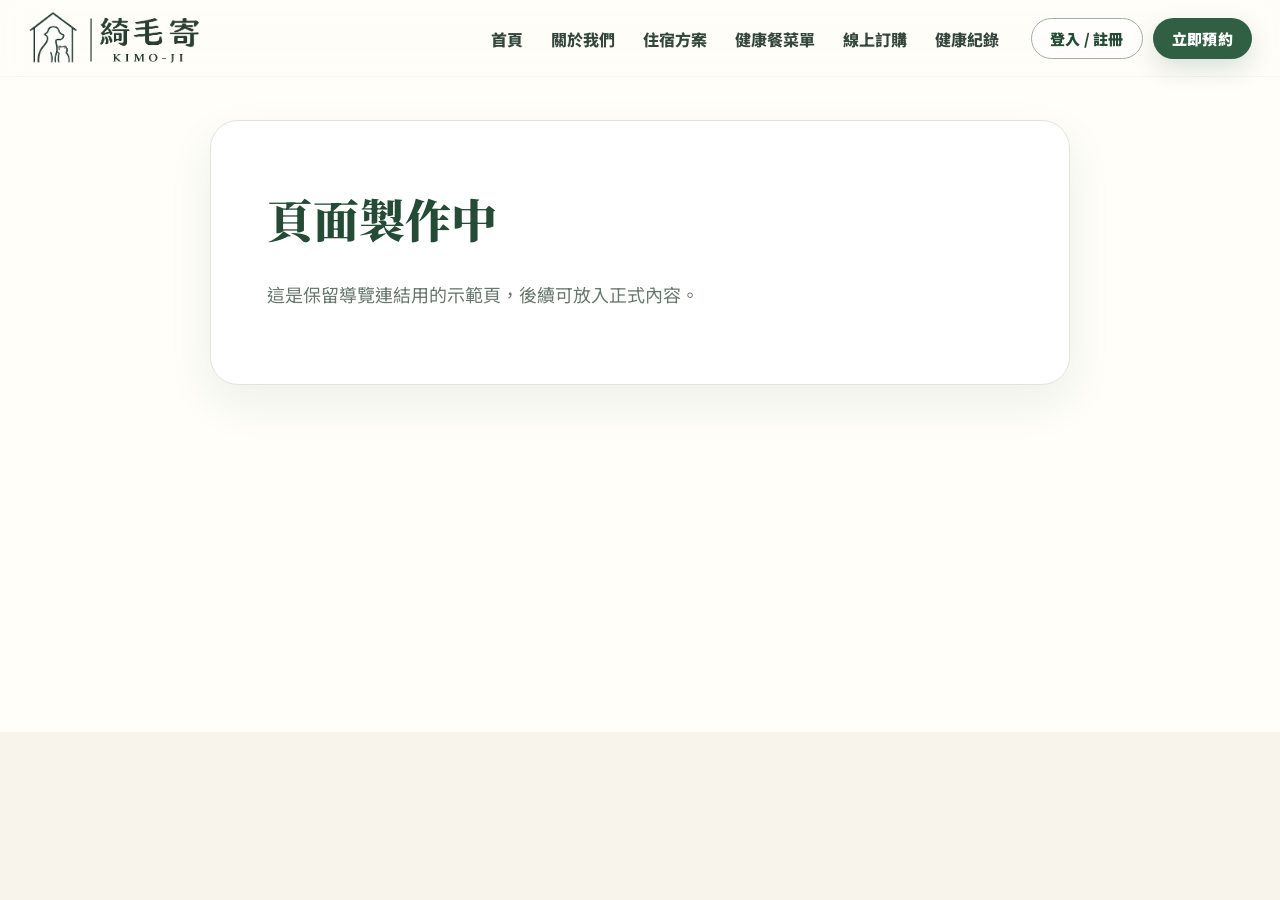
<file: record.html>
<!DOCTYPE html>
<html lang="zh-Hant-TW">
<head>
  <meta charset="UTF-8">
  <meta name="viewport" content="width=device-width, initial-scale=1.0">
  <title>綺毛寄 KIMO-JI｜record</title>
  <link rel="preconnect" href="https://fonts.googleapis.com">
  <link rel="preconnect" href="https://fonts.gstatic.com" crossorigin>
  <link href="https://fonts.googleapis.com/css2?family=Noto+Sans+TC:wght@400;500;700;800;900&family=Noto+Serif+TC:wght@600;700;800;900&display=swap" rel="stylesheet">
  <link rel="icon" href="images/favicon.ico">
  <link rel="stylesheet" href="css/style.css">
</head>
<body>
  <header class="site-header is-scrolled">
    <div class="nav-wrap">
      <a class="brand" href="index.html" aria-label="回到綺毛寄首頁"><img src="images/logo-kimoji-horizontal.png" alt="綺毛寄 KIMO-JI 品牌標誌" title="綺毛寄 KIMO-JI" aria-label="綺毛寄 KIMO-JI 品牌標誌"></a>
      <nav class="main-nav" aria-label="主選單">
        <a href="index.html">首頁</a><a href="about.html">關於我們</a><a href="stay.html">住宿方案</a><a href="menu.html">健康餐菜單</a><a href="order.html">線上訂購</a><a href="record.html">健康紀錄</a>
      </nav>
      <div class="nav-actions"><a class="btn btn-outline btn-nav" href="login.html">登入 / 註冊</a><a class="btn btn-primary btn-nav" href="order.html">立即預約</a></div>
    </div>
  </header>
  <main class="simple-page"><div class="content-wrap"><div class="simple-card"><h1>頁面製作中</h1><p>這是保留導覽連結用的示範頁，後續可放入正式內容。</p></div></div></main>
  <script src="js/main.js"></script>
</body>
</html>
</file>
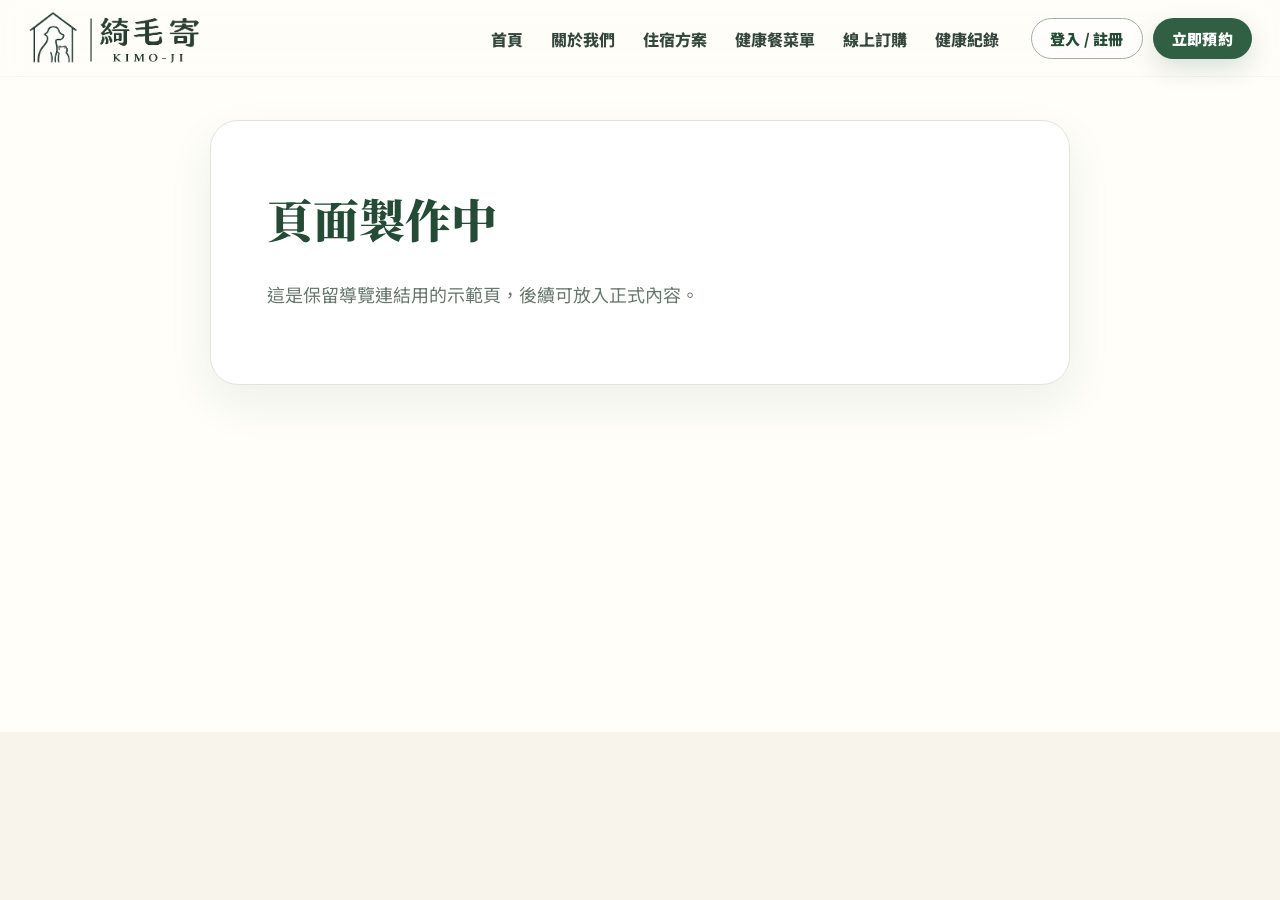
<file: stay.html>
<!DOCTYPE html>
<html lang="zh-Hant-TW">
<head>
  <meta charset="UTF-8">
  <meta name="viewport" content="width=device-width, initial-scale=1.0">
  <title>綺毛寄 KIMO-JI｜stay</title>
  <link rel="preconnect" href="https://fonts.googleapis.com">
  <link rel="preconnect" href="https://fonts.gstatic.com" crossorigin>
  <link href="https://fonts.googleapis.com/css2?family=Noto+Sans+TC:wght@400;500;700;800;900&family=Noto+Serif+TC:wght@600;700;800;900&display=swap" rel="stylesheet">
  <link rel="icon" href="images/favicon.ico">
  <link rel="stylesheet" href="css/style.css">
</head>
<body>
  <header class="site-header is-scrolled">
    <div class="nav-wrap">
      <a class="brand" href="index.html" aria-label="回到綺毛寄首頁"><img src="images/logo-kimoji-horizontal.png" alt="綺毛寄 KIMO-JI 品牌標誌" title="綺毛寄 KIMO-JI" aria-label="綺毛寄 KIMO-JI 品牌標誌"></a>
      <nav class="main-nav" aria-label="主選單">
        <a href="index.html">首頁</a><a href="about.html">關於我們</a><a href="stay.html">住宿方案</a><a href="menu.html">健康餐菜單</a><a href="order.html">線上訂購</a><a href="record.html">健康紀錄</a>
      </nav>
      <div class="nav-actions"><a class="btn btn-outline btn-nav" href="login.html">登入 / 註冊</a><a class="btn btn-primary btn-nav" href="order.html">立即預約</a></div>
    </div>
  </header>
  <main class="simple-page"><div class="content-wrap"><div class="simple-card"><h1>頁面製作中</h1><p>這是保留導覽連結用的示範頁，後續可放入正式內容。</p></div></div></main>
  <script src="js/main.js"></script>
</body>
</html>
</file>
<file: css/style.css>
:root{
  --green:#244b35;
  --green-2:#315f43;
  --green-3:#406f51;
  --green-soft:#e9f0e7;
  --cream:#f8f4ec;
  --cream-2:#f1e8dc;
  --cream-3:#fbf8f1;
  --text:#263d31;
  --muted:#69786f;
  --line:#dfe5dc;
  --white:#fffefb;
  --shadow:0 18px 45px rgba(36,75,53,.08);
}

*{box-sizing:border-box}
html{scroll-behavior:smooth}
body{
  margin:0;
  font-family:"Noto Sans TC","Microsoft JhengHei",Arial,sans-serif;
  color:var(--text);
  background:var(--cream);
  line-height:1.8;
}
a{color:inherit;text-decoration:none}
img{max-width:100%;display:block}
.content-wrap{width:min(1200px, calc(100% - 48px));margin:0 auto}

.site-header{
  position:fixed;
  top:0;left:0;right:0;
  z-index:50;
  background:rgba(255,253,247,.48);
  backdrop-filter:blur(14px);
  -webkit-backdrop-filter:blur(14px);
  border-bottom:1px solid rgba(36,75,53,.04);
  transition:background .28s ease, box-shadow .28s ease, border-color .28s ease;
}
.site-header.is-scrolled{
  background:rgba(255,253,247,.96);
  border-bottom:1px solid rgba(36,75,53,.1);
  box-shadow:0 12px 30px rgba(36,75,53,.08);
}
.nav-wrap{
  width:min(1320px, calc(100% - 56px));
  height:76px;
  margin:0 auto;
  display:flex;
  align-items:center;
  gap:28px;
}
.brand{display:flex;align-items:center;flex:0 0 auto}
.brand img{width:174px;height:auto}
.main-nav{
  margin-left:auto;
  display:flex;
  align-items:center;
  gap:28px;
  font-size:16px;
  font-weight:800;
  color:#34473d;
}
.main-nav a{position:relative;padding:24px 0 22px;white-space:nowrap}
.main-nav a.active::after,.main-nav a:hover::after{
  content:"";position:absolute;left:0;right:0;bottom:17px;height:3px;border-radius:99px;background:var(--green-2)
}
.nav-actions{display:flex;gap:10px;align-items:center;margin-left:4px}
.btn{
  display:inline-flex;align-items:center;justify-content:center;
  min-height:40px;padding:9px 20px;border-radius:999px;
  font-weight:900;border:1px solid transparent;transition:.25s ease;white-space:nowrap;letter-spacing:.02em
}
.btn:hover{transform:translateY(-1px)}
.btn-primary{color:#fff;background:var(--green-2);box-shadow:0 10px 24px rgba(36,75,53,.16)}
.btn-outline{color:var(--green);border-color:#9eafa4;background:rgba(255,255,255,.55)}
.btn-light{background:#fff;color:var(--green)}
.btn-ghost{border-color:rgba(255,255,255,.55);color:#fff;background:rgba(255,255,255,.08)}
.btn-lg{min-height:44px;padding:10px 24px;font-size:17px}
.btn-nav{min-height:34px;padding:6px 18px;font-size:15px}
.nav-toggle{display:none}

/* HERO */
.hero{position:relative;overflow:hidden;background:linear-gradient(90deg,#f9f5ed 0%,#f9f5ed 42%,#eadcc9 100%)}
.hero-track{position:relative;height:540px}
.hero-slide{
  position:absolute;inset:0;opacity:0;pointer-events:none;transition:opacity .55s ease;
  display:grid;grid-template-columns:minmax(400px, 44%) 1fr;align-items:stretch;overflow:hidden
}
.hero-slide.is-active{opacity:1;pointer-events:auto}
.hero-copy{
  position:relative;z-index:3;width:min(520px, calc(100% - 70px));
  margin-left:max(56px, calc((100vw - 1200px) / 2));
  align-self:center;padding:88px 0 38px
}
.eyebrow{margin:0 0 14px;letter-spacing:.22em;font-size:14px;font-weight:900;color:var(--green-2)}
.hero h1,.hero h2{
  margin:0;color:var(--green);
  font-family:"Noto Serif TC",serif;font-weight:900;
  font-size:clamp(42px,4.15vw,64px);line-height:1.2;letter-spacing:.01em
}
.hero h2{font-size:clamp(36px,3.55vw,56px)}
.hero-text{margin:22px 0 24px;font-size:17px;color:#41544b;line-height:1.9;max-width:560px}
.hero-buttons{display:flex;gap:15px;flex-wrap:wrap}
.hero-image{position:relative;overflow:hidden;min-width:0}
.hero-image::before{content:"";position:absolute;inset:0 auto 0 0;width:43%;z-index:2;background:linear-gradient(90deg,var(--cream) 0%,rgba(248,244,236,.78) 50%,rgba(248,244,236,0) 100%)}
.hero-image img{width:100%;height:100%;object-fit:cover;object-position:center center;transform:scale(1.02)}
.hero-slide-dog .hero-image img{object-position:65% center}
.cat-hero-image img{object-position:center center;filter:saturate(.96) brightness(1.05);transform:scale(1.18)}
.hero-slide-cat{background:linear-gradient(90deg,#fbf7ee 0%,#f4eadb 100%)}
.hero-slide-cat .hero-image::after{content:"";position:absolute;inset:0;background:linear-gradient(90deg,rgba(248,244,236,.1),rgba(36,75,53,.08));z-index:1}
.hero-record-ui{display:flex;align-items:center;justify-content:center;background:linear-gradient(135deg,#f7efe3,#dec7ae)}
.record-board{position:relative;width:min(560px,82%);min-height:315px;border-radius:36px;background:linear-gradient(135deg,rgba(255,255,255,.92),rgba(255,255,255,.48));border:1px solid rgba(255,255,255,.66);box-shadow:var(--shadow);display:flex;align-items:center;justify-content:center;gap:22px;padding:30px}
.record-phone{width:205px;border-radius:30px;background:#fff;border:8px solid #2f4037;box-shadow:0 18px 40px rgba(36,75,53,.16);padding:14px}
.phone-notch{width:58px;height:5px;border-radius:20px;background:#d8dfd8;margin:0 auto 12px}
.record-phone img{width:100%;height:126px;object-fit:cover;border-radius:18px;transform:none}
.record-lines span{display:block;height:10px;border-radius:20px;background:#e6eee6;margin-top:10px}.record-lines span:nth-child(2){width:76%}.record-lines span:nth-child(3){width:58%}
.record-card-mini{width:210px;border-radius:22px;background:#fff;padding:20px;box-shadow:0 15px 30px rgba(36,75,53,.12);border:1px solid var(--line)}
.record-card-mini strong{display:block;color:var(--green);font-size:20px;margin-bottom:6px}.record-card-mini p{margin:0;color:var(--muted);font-size:14px;line-height:1.7}
.carousel-arrow{
  position:absolute;top:50%;transform:translateY(-50%);z-index:6;
  width:auto;height:auto;border:0;border-radius:0;background:transparent;
  color:rgba(255,255,255,.9);font-size:70px;line-height:1;cursor:pointer;
  text-shadow:0 2px 12px rgba(36,75,53,.2);padding:8px 18px;
}
.carousel-arrow:hover{color:#fff;transform:translateY(-50%) scale(1.04)}
.carousel-arrow.prev{left:18px}.carousel-arrow.next{right:18px}
.carousel-dots{position:absolute;left:50%;bottom:18px;transform:translateX(-50%);display:flex;gap:10px;z-index:6}.carousel-dots button{width:9px;height:9px;border:0;border-radius:99px;background:rgba(255,255,255,.82);cursor:pointer}.carousel-dots button.is-active{background:var(--green-2);width:24px}

/* Worry */
.worry-section{background:#fbf8f1;padding:28px 0;border-top:1px solid rgba(36,75,53,.07);border-bottom:1px solid rgba(36,75,53,.07)}
.worry-grid{display:grid;grid-template-columns:300px 1fr;align-items:center;gap:36px}
.worry-title p{margin:0 0 7px;color:var(--green-2);font-weight:900;letter-spacing:.08em;font-size:16px}
.worry-title h2{position:relative;margin:0;color:var(--green);font-size:clamp(24px,2.3vw,32px);line-height:1.25;font-family:"Noto Serif TC",serif;font-weight:900}
.worry-title h2::after{content:"";display:block;width:38px;height:2px;background:var(--green-2);margin-top:14px}
.worry-list{display:grid;grid-template-columns:repeat(4,1fr);border-left:1px solid var(--line)}
.worry-item{min-height:96px;padding:8px 24px;display:grid;grid-template-columns:62px 1fr;gap:14px;align-items:center;border-right:1px solid var(--line)}
.kicon{width:58px;height:58px;display:grid;place-items:center;color:#819673;border-radius:50%;background:rgba(255,255,255,.58)}
.kicon svg,.care-badge svg,.time-icon svg{width:100%;height:100%;fill:none;stroke:currentColor;stroke-width:2.2;stroke-linecap:round;stroke-linejoin:round}
.kicon svg{width:38px;height:38px;stroke-width:2}
.worry-item h3{margin:0 0 1px;font-size:19px;color:var(--green);font-weight:900}.worry-item p{margin:0;color:var(--muted);font-size:14px;line-height:1.55}

/* Care */
.care-section{background:#fffef9;padding:48px 0 28px}.care-grid{display:grid;grid-template-columns:305px 1fr;gap:48px;align-items:start}.section-intro h2{margin:0 0 16px;color:var(--green);font-size:clamp(32px,3.5vw,52px);line-height:1.18;font-family:"Noto Serif TC",serif;font-weight:900}.section-intro>p:not(.eyebrow){margin:0 0 22px;color:#607168;font-size:16px;line-height:2}.care-cards{display:grid;grid-template-columns:repeat(3,1fr);gap:20px}.care-card{background:#fff;border:1px solid var(--line);border-radius:20px;overflow:hidden;box-shadow:0 16px 38px rgba(36,75,53,.07)}.care-card img{width:100%;height:165px;object-fit:cover}.care-card-body{position:relative;padding:28px 20px 20px}.care-badge{position:absolute;top:-22px;left:20px;width:46px;height:46px;display:grid;place-items:center;border-radius:50%;color:#fff;background:var(--green-2);box-shadow:0 8px 20px rgba(36,75,53,.18)}.care-badge svg{width:28px;height:28px;stroke-width:2.2}.care-card h3{margin:0 0 7px;color:var(--green);font-size:21px;font-weight:900}.care-card p{margin:0 0 12px;color:var(--muted);font-size:14px;line-height:1.75}.care-card a{font-weight:900;color:var(--green-2);font-size:14px}

/* Daily */
.daily-section{background:linear-gradient(90deg,#eee8dc,#f9f5ed);padding:28px 0}.daily-grid{display:grid;grid-template-columns:220px 1fr 240px;gap:30px;align-items:center}.daily-copy h2{margin:0 0 6px;color:var(--green);font-size:25px;font-family:"Noto Serif TC",serif;font-weight:900}.daily-copy p{margin:0 0 12px;color:var(--muted);font-size:14px;line-height:1.75}.daily-copy .btn{min-height:36px;padding:7px 15px;font-size:14px}.daily-timeline{position:relative;display:grid;grid-template-columns:repeat(4,1fr);gap:26px;align-items:start;padding:6px 0}.daily-timeline::before{content:"";position:absolute;left:10%;right:10%;top:40px;height:2px;background-image:linear-gradient(to right,rgba(49,95,67,.42) 45%,transparent 45%);background-size:12px 2px;background-repeat:repeat-x}.time-point{position:relative;z-index:2;border:0;background:transparent;border-radius:18px;padding:8px 10px 5px;color:var(--text);cursor:pointer;transition:.25s ease;font-family:inherit}.time-point.is-active{background:#fff;border:1px solid var(--line);box-shadow:var(--shadow);padding:14px 14px 12px;transform:translateY(-7px)}.time-icon{display:grid;place-items:center;width:48px;height:48px;margin:0 auto 8px;border-radius:50%;background:#fff;color:var(--green-2);box-shadow:0 8px 18px rgba(36,75,53,.08)}.time-point.is-active .time-icon{background:var(--green-2);color:#fff}.time-icon svg{width:28px;height:28px;stroke-width:2}.time-point strong{display:block;color:var(--green);font-size:14px;font-weight:900}.time-point em{display:block;color:var(--muted);font-size:13px;font-style:normal;line-height:1.55}.daily-photo{height:148px;width:100%;object-fit:cover;object-position:center;border-radius:88px 18px 18px 88px}

/* Proof cards - replaced the long benefit strip */
.proof-section{background:#fffef9;padding:56px 0 34px}.proof-wrap{display:grid;grid-template-columns:300px 1fr;gap:36px;align-items:start}.proof-heading h2{margin:0;color:var(--green);font-size:clamp(28px,2.6vw,40px);line-height:1.35;font-family:"Noto Serif TC",serif;font-weight:900}.proof-cards{display:grid;grid-template-columns:repeat(2,1fr);gap:18px}.proof-card{display:grid;grid-template-columns:138px 1fr;gap:18px;align-items:center;background:#fff;border:1px solid var(--line);border-radius:24px;padding:14px;box-shadow:0 12px 28px rgba(36,75,53,.06)}.proof-card img{width:138px;height:112px;object-fit:cover;border-radius:18px}.proof-card h3{margin:0 0 5px;color:var(--green);font-size:21px;font-weight:900}.proof-card p{margin:0;color:var(--muted);font-size:14px;line-height:1.7}

/* Booking */
.booking-section{background:#fffef9;padding:28px 0 58px}.booking-card{overflow:hidden;border-radius:30px;background:linear-gradient(90deg,#1f432f 0%,#315f43 56%,#e7d4bd 56%);display:grid;grid-template-columns:56% 44%;min-height:250px;box-shadow:0 18px 45px rgba(36,75,53,.11)}.booking-copy{align-self:center;color:#fff;padding:42px 54px}.booking-copy .eyebrow{color:rgba(255,255,255,.78)}.booking-copy h2{margin:0 0 8px;font-size:32px;font-family:"Noto Serif TC",serif;font-weight:900}.booking-copy p{margin:0 0 18px;color:rgba(255,255,255,.78);font-size:15px}.booking-photo{height:100%;overflow:hidden}.booking-photo img{width:100%;height:100%;object-fit:cover;object-position:center right;transform:scale(1.01)}

/* Footer - based on the earlier original footer structure */
.site-footer{background:#f4ece1;border-top:1px solid rgba(36,75,53,.08)}.footer-inner{width:min(1200px, calc(100% - 48px));margin:0 auto;padding:44px 0 18px}.footer-info{display:grid;grid-template-columns:1.25fr 1.1fr .8fr .9fr;gap:36px;align-items:start}.footer-info h3{margin:0 0 14px;color:var(--green);font-size:18px;font-weight:900}.footer-info p,.footer-info a{display:block;margin:0 0 8px;color:#627369;font-size:14px}.footer-brand-col img{width:150px;margin-bottom:12px}.footer-brand-col p{line-height:1.8}.footer-qr img{width:104px;height:104px;border-radius:16px;border:8px solid #fff;background:#fff;box-shadow:0 12px 24px rgba(36,75,53,.08);margin-bottom:8px}.footer-bottom{margin-top:30px;padding-top:16px;border-top:1px solid rgba(36,75,53,.12);display:flex;justify-content:center}.footer-bottom p{margin:0;color:#758178;font-size:13px}.simple-page{min-height:calc(100vh - 168px);padding:120px 0 70px;background:#fffef9}.simple-card{max-width:860px;margin:0 auto;padding:56px;border:1px solid var(--line);border-radius:28px;background:#fff;box-shadow:var(--shadow)}.simple-card h1{margin:0 0 16px;color:var(--green);font-size:46px;font-family:"Noto Serif TC",serif;font-weight:900}.simple-card p{color:var(--muted);font-size:18px}

@media (max-width:1080px){
  .main-nav{display:none}.nav-toggle{display:grid;gap:5px;border:0;background:transparent;margin-left:auto}.nav-toggle span{display:block;width:24px;height:2px;background:var(--green)}.nav-actions{display:none}.main-nav.is-open{display:flex;position:absolute;left:0;right:0;top:76px;padding:20px 24px;background:#fffef9;flex-direction:column;align-items:flex-start;gap:8px;border-bottom:1px solid var(--line)}
  .hero-track{height:650px}.hero-slide{grid-template-columns:1fr}.hero-copy{width:min(720px,calc(100% - 48px));margin:0 auto;padding:96px 0 10px}.hero-image{min-height:315px}.worry-grid,.care-grid,.daily-grid,.proof-wrap{grid-template-columns:1fr}.worry-list,.care-cards,.proof-cards{grid-template-columns:repeat(2,1fr)}.daily-photo{border-radius:22px}.booking-card{grid-template-columns:1fr 330px}.footer-info{grid-template-columns:repeat(2,1fr)}
}
@media (max-width:640px){
  .content-wrap,.nav-wrap,.footer-inner{width:min(100% - 32px,1200px)}.brand img{width:150px}.nav-wrap{height:72px}.main-nav.is-open{top:72px}.hero-track{height:700px}.hero h1,.hero h2{font-size:36px}.hero-text{font-size:15px}.carousel-arrow{font-size:54px;padding:8px}.worry-list,.care-cards,.daily-timeline,.proof-cards,.booking-card,.footer-info{grid-template-columns:1fr}.worry-list{border-left:0}.worry-item{border-right:0;border-bottom:1px solid var(--line)}.proof-card{grid-template-columns:1fr}.proof-card img{width:100%;height:170px}.booking-card{background:var(--green)}.booking-copy{padding:32px 24px}.booking-photo{height:190px}.footer-info{gap:24px}.footer-bottom{justify-content:flex-start}.daily-timeline::before{display:none}
}


/* === v6 refinements === */

/* Keep carousel arrow as text only, but restore a more refined feel */
.carousel-arrow{
  width:auto !important;
  height:auto !important;
  border:0 !important;
  border-radius:0 !important;
  background:transparent !important;
  color:rgba(255,255,255,.95) !important;
  font-size:76px !important;
  font-weight:300 !important;
  line-height:.8 !important;
  padding:0 12px !important;
  text-shadow:0 4px 16px rgba(36,75,53,.22) !important;
  transition:transform .22s ease, color .22s ease, text-shadow .22s ease;
}
.carousel-arrow:hover{
  color:#fff !important;
  transform:translateY(-50%) scale(1.06) !important;
  text-shadow:0 6px 18px rgba(36,75,53,.3) !important;
}

/* Outline buttons hover back to the richer previous interaction */
.btn-primary:hover{
  background:var(--green);
  box-shadow:0 12px 26px rgba(36,75,53,.2);
}
.btn-outline:hover{
  background:var(--green-2);
  border-color:var(--green-2);
  color:#fff;
  box-shadow:0 12px 24px rgba(36,75,53,.14);
}
.btn-light:hover{
  background:#edf4ec;
  color:var(--green);
}
.btn-ghost:hover{
  background:#fff;
  color:var(--green);
  border-color:#fff;
}

/* Shared section heading */
.section-top-row{display:flex;justify-content:space-between;align-items:end;gap:24px;margin-bottom:26px}
.section-top-row h2,.menu-teaser-head h2{margin:0 0 6px;color:var(--green);font-size:clamp(30px,3vw,42px);line-height:1.25;font-family:"Noto Serif TC",serif;font-weight:900}
.section-subtext,.menu-teaser-head p{margin:0;color:var(--muted);font-size:15px;line-height:1.9;max-width:700px}
.align-end{align-items:end}
.section-action-center{display:flex;justify-content:center;margin-top:24px}

/* Menu teaser */
.menu-teaser-section{background:#fffef9;padding:56px 0 34px}
.menu-teaser-wrap{display:grid;gap:28px}
.menu-teaser-head{max-width:780px}
.menu-teaser-grid{display:grid;grid-template-columns:repeat(3,1fr);gap:20px;align-items:stretch}
.menu-card{border:1px solid var(--line);border-radius:24px;background:#fff;box-shadow:0 12px 28px rgba(36,75,53,.06);overflow:hidden;height:100%;display:flex;flex-direction:column}
.menu-card.equal-card img{width:100%;height:180px;object-fit:cover}
.menu-card.equal-card:nth-child(2) img{object-position:center center}
.menu-card.equal-card:nth-child(3) img{object-position:center 60%}
.menu-card-body{padding:22px;display:flex;flex-direction:column;flex:1}
.menu-card h3{margin:0 0 8px;color:var(--green);font-size:22px;font-weight:900}
.menu-card p{margin:0;color:var(--muted);font-size:14px;line-height:1.8}
.menu-chip{display:inline-flex;align-items:center;justify-content:center;min-height:28px;padding:4px 12px;border-radius:999px;background:var(--green-soft);color:var(--green-2);font-size:13px;font-weight:900;margin-bottom:14px;width:max-content}
.menu-chip.light{background:#f3efe6;color:#6d7d73}

/* Life gallery */
.life-gallery-section{background:#fbf8f1;padding:38px 0 34px;border-top:1px solid rgba(36,75,53,.06);border-bottom:1px solid rgba(36,75,53,.06)}
.life-gallery-grid{display:grid;grid-template-columns:repeat(4,1fr);gap:18px}
.life-card{background:#fff;border:1px solid var(--line);border-radius:22px;overflow:hidden;box-shadow:0 12px 28px rgba(36,75,53,.05)}
.life-card img{width:100%;height:208px;object-fit:cover}
.life-card-body{padding:18px 18px 20px}
.life-card h3{margin:0 0 6px;color:var(--green);font-size:20px;font-weight:900}
.life-card p{margin:0;color:var(--muted);font-size:14px;line-height:1.75}

/* Plan preview */
.plan-preview-section{background:#fffef9;padding:52px 0 38px}
.plan-preview-grid{display:grid;grid-template-columns:repeat(3,1fr);gap:18px}
.plan-preview-card{background:#fff;border:1px solid var(--line);border-radius:22px;padding:24px;box-shadow:0 14px 34px rgba(36,75,53,.06)}
.plan-preview-card.featured{background:linear-gradient(180deg,#f3f7f1 0%,#fff 100%);border-color:#cddacd}
.plan-label{display:inline-flex;align-items:center;min-height:28px;padding:4px 12px;border-radius:999px;background:#eef3eb;color:var(--green-2);font-size:13px;font-weight:900;margin-bottom:14px}
.plan-preview-card strong{display:block;margin-bottom:10px;color:var(--green);font-size:32px;font-family:"Noto Serif TC",serif;font-weight:900;line-height:1.15}
.plan-preview-card p{margin:0;color:var(--muted);font-size:14px;line-height:1.85}
.plan-promo-note{display:flex;align-items:center;gap:14px;flex-wrap:wrap;padding:14px 18px;margin:0 0 20px;border-radius:18px;background:#f3f7f1;border:1px solid #d7e2d6}
.plan-promo-note strong{color:var(--green);font-size:15px;font-weight:900}
.plan-promo-note span{color:#5f7066;font-size:14px}
.price-row{display:flex;flex-direction:column;gap:4px;margin-bottom:10px}
.price-old{color:#8a968f;font-size:14px;text-decoration:line-through}

/* Daily photo active JS target */
.daily-photo{transition:opacity .25s ease}

@media (max-width:1080px){
  .menu-teaser-grid,.life-gallery-grid,.plan-preview-grid{grid-template-columns:repeat(2,1fr)}
}
@media (max-width:640px){
  .carousel-arrow{font-size:52px !important;padding:0 6px !important}
  .menu-teaser-grid,.life-gallery-grid,.plan-preview-grid{grid-template-columns:1fr}
  .section-top-row{flex-direction:column;align-items:flex-start}
  .life-card img{height:190px}
}
</file>
